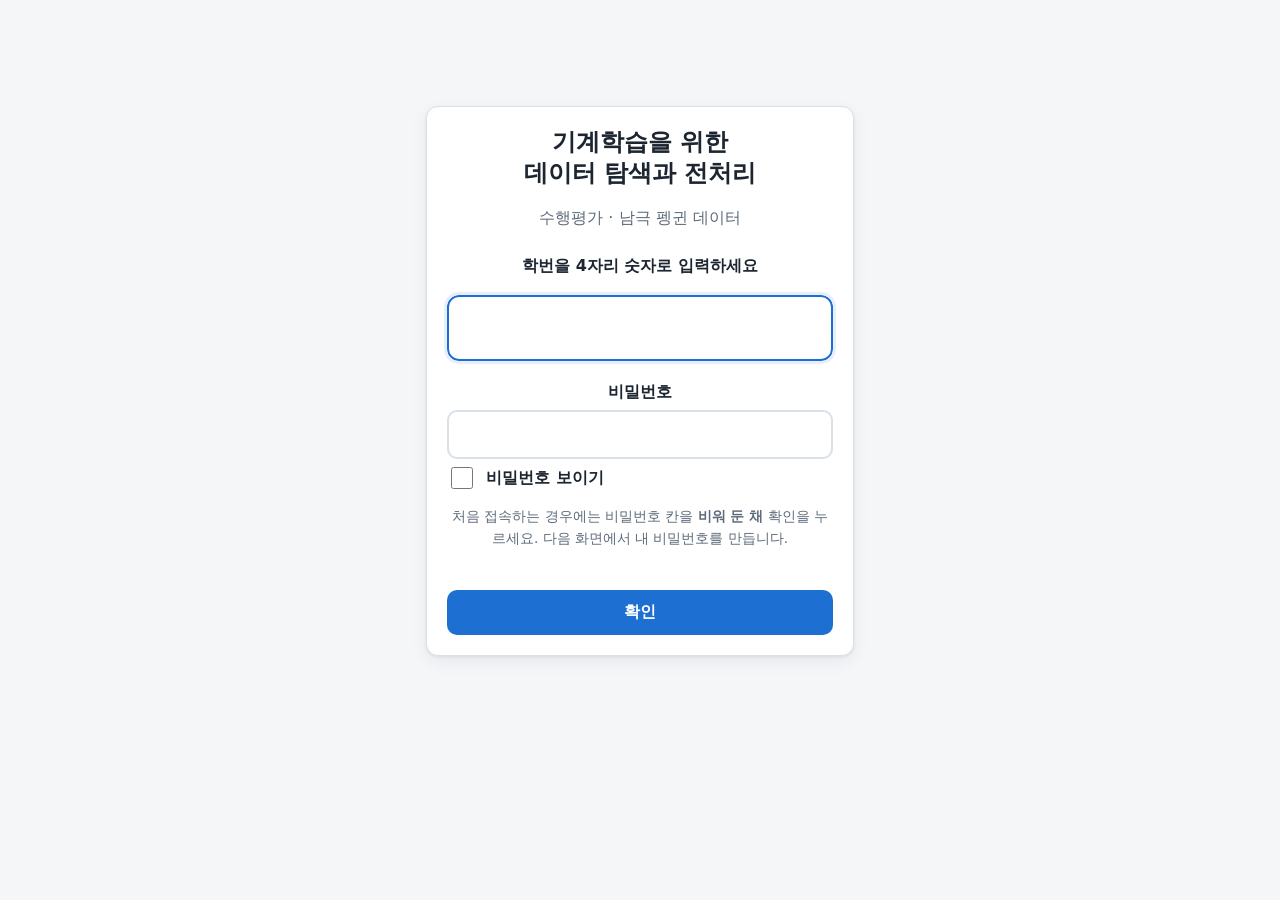
<file: index.html>
<!doctype html>
<html lang="ko">
<head>
<meta charset="utf-8">
<meta name="viewport" content="width=device-width, initial-scale=1">
<title>수행평가 · 데이터 탐색과 전처리</title>
<link rel="stylesheet" href="style.css">
</head>
<body>

<!-- 1. 학번 입력 -->
<div id="s-login" class="wrap login">
  <div class="card">
    <h1>기계학습을 위한<br>데이터 탐색과 전처리</h1>
    <p class="muted">수행평가 · 남극 펭귄 데이터</p>
    <p style="margin-top:22px;font-weight:700">학번을 4자리 숫자로 입력하세요</p>
    <input id="idin" class="idinput" inputmode="numeric" maxlength="4" autocomplete="off" aria-label="학번 4자리">
    <p style="margin:18px 0 6px;font-weight:700">비밀번호</p>
    <input id="pwin" class="pwinput" type="password" maxlength="20" autocomplete="off" autocapitalize="off" spellcheck="false" aria-label="비밀번호">
    <label class="check" style="margin-top:6px"><input type="checkbox" id="pw-show"> 비밀번호 보이기</label>
    <p class="muted" style="font-size:.85rem;margin:8px 0 0">처음 접속하는 경우에는 비밀번호 칸을 <b>비워 둔 채</b> 확인을 누르세요. 다음 화면에서 내 비밀번호를 만듭니다.</p>
    <div id="login-err" class="err"></div>
    <button id="login-btn" class="btn" style="width:100%">확인</button>
  </div>
</div>

<!-- 1-2. 비밀번호 만들기 -->
<div id="s-setpw" class="wrap login hidden">
  <div class="card">
    <h1>비밀번호 만들기</h1>
    <p class="muted" style="margin-top:4px">다른 사람이 내 시험과 성적을 볼 수 없도록 나만의 비밀번호를 만듭니다.</p>
    <div class="alert" style="margin:14px 0">
      <b>형식:</b> <code>hyein</code> + <b>내가 자주 쓰는 숫자 4자리</b> + <code>!</code> (총 10자리)
    </div>
    <input id="newpw" class="pwinput" type="text" maxlength="10" autocomplete="off" autocapitalize="off" spellcheck="false" aria-label="새 비밀번호">
    <div id="pw-rule" class="pwrule"></div>
    <div id="setpw-err" class="err"></div>
    <button id="setpw-btn" class="btn" style="width:100%" disabled>비밀번호 저장하고 계속</button>
    <p class="muted" style="font-size:.85rem;margin-top:10px">입력하는 내용이 그대로 보입니다. 주변 사람이 보지 못하게 주의하고, 잊지 않도록 기억해 두세요. 잊어버리면 선생님께 초기화를 요청해야 합니다.</p>
  </div>
</div>

<!-- 2. 유의사항 -->
<div id="s-notice" class="wrap hidden">
  <div class="card">
    <h1 id="notice-title">시작하기 전에 꼭 읽으세요</h1>
    <div class="alert">
      <b class="big">⚠ 평가 화면을 벗어나면 감점됩니다.</b>
      <ul style="margin:10px 0 0;padding-left:20px">
        <li>다른 탭·다른 창·다른 프로그램(저장된 파일, 메모장 등)으로 이동하면 <b>이탈 1회</b>로 기록됩니다.</li>
        <li>이탈 <b>1회마다 <span class="pen">5</span>점 감점</b>되며, 벗어난 <b>횟수와 시간</b>이 모두 저장됩니다.</li>
        <li>선생님 화면에 우리 반의 이탈 횟수와 시간이 <b>실시간으로 표시</b>됩니다.</li>
      </ul>
    </div>
    <h3 style="margin-top:20px">평가 방법</h3>
    <ul class="rules">
      <li>시험 시간은 <b>30분</b>입니다. <b>1번 문항 화면이 열리는 순간부터</b> 시간이 줄어들며, 창을 닫거나 화면을 벗어나도 <b>멈추지 않습니다.</b></li>
      <li>시간이 끝나면 쓰고 있던 답이 <b>자동 제출</b>되고, 풀지 못한 문항은 오답 처리됩니다. 시간 안에 다 풀었다면 마지막 문항에서 <b>최종 제출</b>을 눌러 바로 점수를 확인하고 <b>PDF로 저장</b>할 수 있습니다.</li>
      <li>문제는 <b>12문항</b>이며 <b>한 페이지에 한 문항</b>씩 나옵니다.</li>
      <li>노란 <b>네모칸</b>에 코드를 직접 입력합니다. 띄어쓰기와 작은따옴표/큰따옴표 차이는 무시하고 채점합니다.</li>
      <li><b>제출한 문항은 수정할 수 없고</b> 이전 문항으로 돌아갈 수 없습니다.</li>
      <li>점수는 평가 영역별 맞힌 개수로 계산하고, 마지막에 이탈 감점을 뺍니다. 마지막 문항을 제출하면 <b>최종 점수</b>가 바로 보입니다.</li>
      <li>결과 화면에서 <b>PDF로 저장</b>할 수 있습니다. 평가 도중에 창을 닫아도 같은 학번으로 들어오면 이어서 풀 수 있습니다. (창을 닫았다 다시 열어도 이탈로 기록될 수 있습니다)</li>
    </ul>
    <label class="check"><input type="checkbox" id="agree"> 이탈 시 감점되고, 횟수와 시간이 기록된다는 내용을 확인했습니다.</label>
    <div class="actions"><button id="start-btn" class="btn" disabled>평가 시작</button></div>
  </div>
</div>

<!-- 3. 문항 -->
<div id="s-quiz" class="hidden">
  <div class="topbar">
    <div class="warnstrip">⚠ 이 화면을 벗어나면 이탈 1회당 <span class="pen">5</span>점 감점 · 횟수와 시간이 기록됩니다</div>
    <div class="row">
      <span class="id" id="q-id"></span>
      <span class="muted" id="q-pos"></span>
      <span class="timer" id="q-timer" aria-live="off">남은 시간 30:00</span>
      <span class="leavebox" id="q-leave">이탈 0회 · 감점 0점</span>
    </div>
    <div class="progress" id="q-prog"></div>
  </div>
  <div class="wrap">
    <div class="card">
      <div class="qhead">
        <span class="qnum" id="q-num"></span>
        <span class="chip" id="q-area"></span>
        <span class="chip lv" id="q-lv"></span>
      </div>
      <div class="qbody" id="q-body"></div>
      <div class="actions">
        <span class="muted" style="margin-right:auto;font-size:.88rem">제출하면 수정할 수 없습니다</span>
        <button class="btn" id="q-submit">제출하고 다음 ▶</button>
      </div>
    </div>
  </div>
</div>

<!-- 4. 결과 -->
<div id="s-result" class="wrap hidden"></div>

<div class="report" id="report"></div>
<div id="modal-root"></div>

<script src="config.js"></script>
<script src="common.js"></script>
<script src="figures.js"></script>
<script src="questions.js"></script>
<script>
(function () {
  var $ = function (id) { return document.getElementById(id); };
  var S = { id: '', cur: 1, progress: 0, leaveCount: 0, leaveSec: 0, pen: 5, result: null };
  var quizOn = false, away = null, activeMs = 0, tickAt = null, submitting = false;

  function show(name) {
    ['s-login', 's-setpw', 's-notice', 's-quiz', 's-result'].forEach(function (s) { $(s).classList.toggle('hidden', s !== name); });
    window.scrollTo(0, 0);
  }
  function setPen(p) { S.pen = p; [].forEach.call(document.querySelectorAll('.pen'), function (e) { e.textContent = p; }); }

  /* ---------- 모달 ---------- */
  function modal(html, buttons, cls) {
    var root = $('modal-root');
    root.innerHTML = '<div class="modal-bg"><div class="modal ' + (cls || '') + '" role="dialog" aria-modal="true">' + html + '<div class="row"></div></div></div>';
    var row = root.querySelector('.row');
    buttons.forEach(function (b) {
      var el = document.createElement('button');
      el.className = 'btn ' + (b.cls || '');
      el.textContent = b.text;
      el.onclick = function () { root.innerHTML = ''; if (b.fn) b.fn(); };
      row.appendChild(el);
    });
  }

  /* ---------- 로그인 ---------- */
  var ID_RE = /^[1-3][1-9](0[1-9]|[1-3][0-9]|40)$/;
  $('idin').addEventListener('input', function () { this.value = this.value.replace(/\D/g, '').slice(0, 4); $('login-err').textContent = ''; });
  $('idin').addEventListener('keydown', function (e) { if (e.key === 'Enter') doLogin(); });
  $('login-btn').onclick = doLogin;
  $('pwin').addEventListener('keydown', function (e) { if (e.key === 'Enter') doLogin(); });
  $('pwin').addEventListener('input', function () { $('login-err').textContent = ''; });
  $('pw-show').onchange = function () { $('pwin').type = this.checked ? 'text' : 'password'; };

  // 비밀번호 만들기: hyein + 숫자 4자리 + ! (총 10자리), 입력 내용이 그대로 보임
  var PW_RE = /^hyein[0-9]{4}!$/;
  function checkNewPw() {
    var v = $('newpw').value, ok = PW_RE.test(v), msg;
    if (!v) msg = '';
    else if (ok) msg = '<span class="ok">✔ 사용할 수 있는 형식입니다</span>';
    else if (v.length < 10) msg = '<span class="bad">… 아직 ' + (10 - v.length) + '글자가 더 필요합니다 (현재 ' + v.length + '자)</span>';
    else msg = '<span class="bad">✘ hyein + 숫자 4자리 + ! 형식이 아닙니다</span>';
    $('pw-rule').innerHTML = msg;
    $('setpw-btn').disabled = !ok;
    $('setpw-err').textContent = '';
  }
  $('newpw').addEventListener('input', checkNewPw);
  $('newpw').addEventListener('keydown', function (e) { if (e.key === 'Enter' && !$('setpw-btn').disabled) $('setpw-btn').click(); });
  $('setpw-btn').onclick = function () {
    var btn = this; btn.disabled = true;
    api('setpw', { id: S.id, pw: $('newpw').value }).then(function (r) { onEntered(S.id, r); })
      .catch(function (e) { $('setpw-err').textContent = e.message; btn.disabled = !PW_RE.test($('newpw').value); });
  };

  function doLogin() {
    var id = $('idin').value.trim();
    if (!ID_RE.test(id)) { $('login-err').textContent = '학번 4자리를 정확히 입력하세요.'; return; }
    $('login-btn').disabled = true;
    api('login', { id: id, pw: $('pwin').value }).then(function (r) {
      if (r.state === 'setpw') { S.id = id; $('newpw').value = ''; checkNewPw(); show('s-setpw'); $('newpw').focus(); return; }
      onEntered(id, r);
    }).catch(function (e) { $('login-err').textContent = e.message; })
      .then(function () { $('login-btn').disabled = false; });
  }

  function onEntered(id, r) {
      window.STUDENT_TOK = r.tok || '';
      $('pwin').value = ''; $('newpw').value = '';
      S.id = id; setPen(r.penaltyPerLeave || 5);
      if (r.state === 'done') { S.result = r.result; showResult(r.result); return; }
      S.progress = r.progress; S.leaveCount = r.leaveCount; S.leaveSec = r.leaveSec; S.cur = r.progress + 1;
      $('notice-title').textContent = r.progress > 0 ? id + ' · ' + r.progress + '문항까지 제출했습니다. 이어서 진행합니다' : '시작하기 전에 꼭 읽으세요';
      $('start-btn').textContent = r.remainSec != null ? '이어서 풀기 (남은 시간 ' + fmtClock(r.remainSec) + ')' : '평가 시작 (30분 시작)';
      show('s-notice');
  }

  $('agree').onchange = function () { $('start-btn').disabled = !this.checked; };
  // 1번 문항 화면이 열리는 순간 서버에 시작을 알리고, 서버 기준으로 30분을 센다
  $('start-btn').onclick = function () {
    var btn = this;
    btn.disabled = true;
    api('begin', { id: S.id }).then(function (r) {
      if (r.done || r.expired) return api('result', { id: S.id }).then(function (x) { S.result = x.result; showResult(x.result); });
      S.deadline = Date.now() + r.remainSec * 1000;
      startQuiz();
    }).catch(function (e) {
      btn.disabled = false;
      modal('<h2>시작하지 못했습니다</h2><p>' + esc(e.message) + '<br>인터넷 연결을 확인하고 다시 눌러 주세요.</p>', [{ text: '확인' }], 'bad');
    });
  };

  /* ---------- 문항 표시 ---------- */
  function updateLeaveBox() {
    var el = $('q-leave');
    el.textContent = '이탈 ' + S.leaveCount + '회 · 감점 ' + (S.leaveCount ? '-' : '') + (S.leaveCount * S.pen) + '점';
    el.classList.toggle('hit', S.leaveCount > 0);
  }

  function autosize(t) { t.style.height = 'auto'; t.style.height = (t.scrollHeight + 2) + 'px'; }

  function renderQuestion() {
    var q = QUESTIONS[S.cur - 1];
    $('q-id').textContent = S.id;
    $('q-pos').textContent = '문항 ' + S.cur + ' / ' + QUESTIONS.length;
    $('q-num').textContent = q.n + '번';
    $('q-area').textContent = AREA_NAMES[q.area];
    $('q-lv').textContent = '난이도 ' + '★★★★'.slice(0, q.lvl);
    var prog = '';
    for (var i = 1; i <= QUESTIONS.length; i++) prog += '<i class="' + (i < S.cur ? 'done' : i === S.cur ? 'now' : '') + '"></i>';
    $('q-prog').innerHTML = prog;
    updateLeaveBox();

    var body = $('q-body');
    body.innerHTML = '';
    q.blocks.forEach(function (b) {
      var el;
      if (b.p) { el = document.createElement('p'); el.innerHTML = b.p; body.appendChild(el); }
      else if (b.fig) { el = document.createElement('div'); el.className = 'fig'; el.innerHTML = FIGURES[b.fig](); body.appendChild(el); }
      else if (b.out) { el = document.createElement('div'); el.className = 'outtext'; el.textContent = b.out; body.appendChild(el); }
      else if (b.tb) {
        el = document.createElement('textarea'); el.className = 'textbox'; el.dataset.k = b.tb; el.placeholder = b.label || '';
        el.setAttribute('autocomplete', 'off'); el.spellcheck = false; body.appendChild(el);
      } else if (b.code) {
        var blk = document.createElement('div'); blk.className = 'codeblock';
        b.code.forEach(function (line) {
          var ln = document.createElement('div'); ln.className = 'codeline';
          line.forEach(function (seg) {
            if (typeof seg === 'string') { var s = document.createElement('span'); s.className = 't'; s.textContent = seg; ln.appendChild(s); }
            else if (seg.b) {
              var w = document.createElement('div'); w.className = 'boxwrap';
              var t = document.createElement('textarea');
              t.className = 'box'; t.rows = seg.rows || 1; t.dataset.k = seg.b;
              t.setAttribute('autocomplete', 'off'); t.setAttribute('autocapitalize', 'off'); t.setAttribute('autocorrect', 'off'); t.spellcheck = false;
              t.setAttribute('aria-label', '정답 입력칸');
              t.addEventListener('keydown', function (e) { if (e.key === 'Enter') e.preventDefault(); });
              t.addEventListener('input', function () { autosize(t); });
              w.appendChild(t); ln.appendChild(w);
            }
          });
          blk.appendChild(ln);
        });
        body.appendChild(blk);
      }
    });
    [].forEach.call(body.querySelectorAll('.box'), autosize);
    var first = body.querySelector('.box, .textbox');
    if (first) first.focus({ preventScroll: true });
    window.scrollTo(0, 0);
    activeMs = 0; tickAt = null; checkAway();
    var sb = $('q-submit');
    sb.disabled = false;
    sb.textContent = S.cur === QUESTIONS.length ? '최종 제출 ✔ (점수·PDF 보기)' : '제출하고 다음 ▶';
  }

  function collect() {
    return [].map.call($('q-body').querySelectorAll('[data-k]'), function (e) { return e.value; });
  }

  $('q-submit').onclick = function () {
    if (submitting || away || S.timeup) return;
    var vals = collect();
    var empty = vals.some(function (v) { return !v.trim(); });
    var last = S.cur === QUESTIONS.length;
    modal('<h2 style="color:var(--ink)">' + (last ? '최종 제출할까요?' : S.cur + '번을 제출할까요?') + '</h2><p>' +
      (last ? '제출하면 <b>시험이 끝나고</b> 바로 점수가 표시됩니다. 그 화면에서 <b>PDF로 저장</b>할 수 있습니다.<br>' : '') +
      '제출하면 <b>수정할 수 없고</b> 이전 문항으로 돌아갈 수 없습니다.' +
      (empty ? '<br><b style="color:var(--bad)">비어 있는 칸이 있습니다.</b>' : '') + '</p>',
      [{ text: '다시 확인', cls: 'ghost' }, { text: last ? '최종 제출' : '제출', fn: function () { submitCurrent(vals); } }]);
  };

  function submitCurrent(vals) {
    submitting = true; $('q-submit').disabled = true;
    tickStop();
    var qn = S.cur;
    var payload = { id: S.id, q: qn, answer: vals.join('‖'), sec: Math.round(activeMs / 1000) };
    var tries = 0;
    (function go() {
      api('save', payload).then(function (sr) {
        if (sr && sr.expired) {           // 서버 기준 시험 시간이 이미 끝남 → 자동 제출된 결과를 불러옴
          return api('result', { id: S.id }).then(function (x) { quizOn = false; S.result = x.result; showResult(x.result); });
        }
        S.progress = qn;
        if (qn === QUESTIONS.length) {
          return api('finish', { id: S.id }).then(function (r) { quizOn = false; S.result = r.result; showResult(r.result); });
        }
        S.cur = qn + 1; renderQuestion();
      }).catch(function (e) {
        tries++;
        if (tries < 4) { setTimeout(go, 1500); return; }
        modal('<h2>제출하지 못했습니다</h2><p>' + esc(e.message) + '<br>인터넷 연결을 확인하고 다시 시도하세요.</p>', [{ text: '다시 시도', fn: function () { submitCurrent(vals); } }], 'bad');
      }).then(function () { submitting = false; if (quizOn) $('q-submit').disabled = false; });
    })();
  }

  /* ---------- 이탈 감지 ---------- */
  function tickStart() { if (tickAt == null) tickAt = Date.now(); }
  function tickStop() { if (tickAt != null) { activeMs += Date.now() - tickAt; tickAt = null; } }
  function isAway() { return document.visibilityState !== 'visible' || !document.hasFocus(); }

  function checkAway() {
    if (!quizOn) return;
    if (isAway()) {
      if (!away) {
        away = { start: Date.now() };
        tickStop();
        S.leaveCount += 1; updateLeaveBox();
        api('away', { id: S.id, start: away.start }, { keepalive: true }).catch(function () {});
      }
    } else if (away) {
      var rec = away; away = null;
      var end = Date.now();
      sendLeave(rec, end);
      tickStart();
    } else {
      tickStart();
    }
  }

  function sendLeave(rec, end, attempt) {
    attempt = attempt || 0;
    var secs = Math.max(1, Math.round((end - rec.start) / 1000));
    if (!attempt) showLeaveModal(secs);
    api('leave', { id: S.id, start: rec.start, end: end, q: S.cur }).then(function (r) {
      S.leaveCount = r.leaveCount; S.leaveSec = r.leaveSec; updateLeaveBox();
    }).catch(function () { if (attempt < 5) setTimeout(function () { sendLeave(rec, end, attempt + 1); }, 2000); });
  }

  function showLeaveModal(secs) {
    modal('<h2>⚠ 평가 화면을 벗어났습니다</h2><p>이탈 시간 <b>' + fmtSec(secs) + '</b><br>지금까지 <b>' + S.leaveCount + '회</b> · 감점 <b>-' + (S.leaveCount * S.pen) + '점</b></p>' +
      '<p class="muted" style="font-size:.9rem">벗어난 횟수와 시간은 기록되어 선생님께 보입니다.</p>',
      [{ text: '확인하고 계속 풀기' }], 'bad');
  }

  /* ---------- 시험 시간(30분) ---------- */
  function renderTimer() {
    var rem = Math.max(0, Math.ceil((S.deadline - Date.now()) / 1000));
    var el = $('q-timer');
    el.textContent = '⏱ 남은 시간 ' + fmtClock(rem);
    el.classList.toggle('warn', rem <= 300 && rem > 60);
    el.classList.toggle('crit', rem <= 60);
    if (rem <= 0 && !S.timeup && quizOn) timeUp();
  }

  // 시간 종료: 쓰고 있던 답을 저장하고, 남은 문항은 오답 처리하여 자동 제출
  function timeUp() {
    S.timeup = true;
    tickStop();
    modal('<h2>⏰ 시험 시간이 끝났습니다</h2><p>쓰고 있던 답을 제출하고 결과를 불러오는 중입니다…</p>', [], 'bad');
    var qn = S.cur, vals = collect();
    var wait = submitting ? 1800 : 0;
    setTimeout(function () {
      var needSave = qn > S.progress && vals.some(function (v) { return v.trim(); });
      var p = needSave ? api('save', { id: S.id, q: qn, answer: vals.join('‖'), sec: Math.round(activeMs / 1000) }).catch(function () {}) : Promise.resolve();
      p.then(function () { return finishRetry(0); });
    }, wait);
  }
  function finishRetry(n) {
    return api('finish', { id: S.id }).then(function (r) {
      quizOn = false; S.result = r.result; $('modal-root').innerHTML = ''; showResult(r.result);
    }).catch(function (e) {
      if (n < 5) return new Promise(function (res) { setTimeout(res, 3000); }).then(function () { return finishRetry(n + 1); });
      modal('<h2>제출 확인이 필요합니다</h2><p>' + esc(e.message) + '<br>인터넷 연결을 확인한 뒤 다시 시도하세요.</p>', [{ text: '다시 시도', fn: function () { finishRetry(0); } }], 'bad');
    });
  }

  function startQuiz() {
    quizOn = true;
    show('s-quiz');
    renderQuestion();
    renderTimer();
    S.timerId = setInterval(renderTimer, 500);
    ['visibilitychange', 'blur', 'focus', 'pageshow'].forEach(function (ev) { (ev === 'visibilitychange' ? document : window).addEventListener(ev, checkAway); });
    setInterval(checkAway, 700);
    setInterval(function () { if (quizOn && !away) api('ping', { id: S.id }).then(function (r) { if (r && r.remainSec != null && !S.timeup) { S.deadline = Date.now() + r.remainSec * 1000; } }).catch(function () {}); }, 45000);
    window.addEventListener('beforeunload', function (e) { if (quizOn) { e.preventDefault(); e.returnValue = ''; } });
    // 붙여넣기 방지는 하지 않음(교사 재량). 우클릭 메뉴만 막아 실수 방지
  }

  /* ---------- 결과 ---------- */
  function showResult(r) {
    quizOn = false;
    if (S.timerId) { clearInterval(S.timerId); S.timerId = null; }
    $('modal-root').innerHTML = '';
    var pen = r.penaltyPerLeave || S.pen;
    var h = '<div class="card">' +
      (r.timeup ? '<div class="timeup-banner">⏰ 시험 시간(30분)이 끝나 자동 제출되었습니다. 풀지 못한 문항은 오답 처리되었습니다.</div>' : '') +
      '<div style="display:flex;align-items:center;gap:12px;flex-wrap:wrap"><div class="muted">' + idLabel(r.id) + ' · 제출 ' + esc(r.end) + '</div>' +
      '<button class="btn" id="pdf-top" style="margin-left:auto">📄 PDF로 저장</button></div>' +
      '<div class="score"><div class="num">' + r.final + '<small> / 100점</small></div>' +
      '<div class="muted" style="margin-top:8px">영역별 점수 합계 ' + r.raw + '점' + (r.bonus ? ' + 교사 부분 점수 ' + r.bonus + '점' : '') + (r.penalty ? ' − 이탈 감점 ' + r.penalty + '점' : '') + '</div></div>' +
      '<table class="areas"><tr><th>평가 영역</th><th>문항별 결과</th><th class="r">맞힌 개수</th><th class="r">점수</th></tr>';
    r.areas.forEach(function (a) {
      var marks = a.qs.map(function (q) {
        var p = r.perQ[q - 1];
        return q + '번 <span class="mark ' + (p.ok ? 'o' : 'x') + '">' + (p.ok ? '○' : '×') + '</span>';
      }).join(' &nbsp; ');
      h += '<tr><td>' + esc(a.name) + '</td><td>' + marks + '</td><td class="r">' + a.correct + ' / ' + a.total + '</td><td class="r"><b>' + a.score + '</b> / ' + a.max + '</td></tr>';
    });
    h += '</table><div class="kv">' +
      '<div><b>' + r.leaveCount + '회</b><span>페이지 이탈 (회당 -' + pen + '점)</span></div>' +
      '<div><b>' + fmtSec(r.leaveSec) + '</b><span>이탈한 시간</span></div>' +
      '<div><b>' + fmtSec(r.activeSec) + '</b><span>문항 풀이 시간</span></div>' +
      (r.usedSec != null ? '<div><b>' + fmtSec(r.usedSec) + '</b><span>총 시험 시간 (제한 ' + Math.round((r.examSec || 1800) / 60) + '분)</span></div>' : '') + '</div>' +
      '<h3>내가 제출한 답안</h3>';
    r.perQ.forEach(function (p) { h += '<div class="ansrow"><b>' + p.q + '번</b> <span class="mark ' + (p.ok ? 'o' : 'x') + '">' + (p.ok ? '○' : '×') + '</span> <span class="muted">' + fmtSec(p.sec) + '</span><code>' + esc(fmtAns(p.answer)) + '</code></div>'; });
    h += '<div class="actions"><button class="btn" id="pdf-btn">PDF로 저장</button></div>' +
      '<p class="muted" style="font-size:.85rem;text-align:right">인쇄 창에서 <b>대상(프린터)을 “PDF로 저장”</b>으로 선택하세요.</p></div>';
    $('s-result').innerHTML = h;
    $('pdf-btn').onclick = $('pdf-top').onclick = function () { printReport(r); };
    show('s-result');
  }

  function fmtAns(a) { return String(a).split('‖').map(function (x, i, arr) { return arr.length > 1 ? (i === 0 ? '(가) ' : '(나) ') + x : x; }).join('\n'); }

  /* PDF용: 문제 + 코드(내 답을 네모칸에 채워 표시) + 그림 + 정오 */
  function printQuestion(p) {
    var q = QUESTIONS[p.q - 1];
    var parts = String(p.answer).split('‖');
    var keyIdx = { a: 0, b: 1 };
    var noAns = !String(p.answer).replace(/‖/g, '').trim();
    var h = '<div class="pq pb"><div class="pqh"><b>' + p.q + '번</b> <span class="pqm">' + (p.ok ? '○ 정답' : '× 오답') + (p.partial ? ' (부분 점수 +' + p.partial + ')' : '') +
      '</span> <span class="pqt">풀이 시간 ' + fmtSec(p.sec) + '</span></div>';
    q.blocks.forEach(function (b) {
      if (b.p) h += '<p class="pqp">' + b.p + '</p>';
      else if (b.fig) h += '<div class="pqfig">' + FIGURES[b.fig]() + '</div>';
      else if (b.out) h += '<pre class="pqout">' + esc(b.out) + '</pre>';
      else if (b.code) {
        h += '<pre class="pqcode">' + b.code.map(function (line) {
          return line.map(function (c) {
            if (typeof c === 'string') return esc(c);
            if (c.b) { var v = parts[keyIdx[c.b] || 0]; return '<u class="pqans">' + (v && v.trim() ? esc(v) : '(미작성)') + '</u>'; }
            return '';
          }).join('');
        }).join('\n') + '</pre>';
      } else if (b.tb) {
        var t = parts[keyIdx[b.tb] || 0];
        h += '<div class="pqtb">' + (t && t.trim() ? esc(t) : '(미작성)') + '</div>';
      }
    });
    if (noAns) h += '<div class="muted">(제출한 답이 없습니다)</div>';
    return h + '</div>';
  }

  function printReport(r) {
    var h = '<h1>기계학습을 위한 데이터 탐색과 전처리 수행평가 – 결과</h1>' +
      '<p>학번 <b>' + esc(r.id) + '</b> &nbsp;·&nbsp; 시작 ' + esc(r.start) + ' &nbsp;·&nbsp; 제출 ' + esc(r.end) + '</p>' +
      '<p class="rscore">최종 점수 ' + r.final + ' / 100점</p>' +
      '<p>영역별 점수 합계 ' + r.raw + '점' + (r.bonus ? ' + 교사 부분 점수 ' + r.bonus + '점' : '') + ' − 이탈 감점 ' + r.penalty + '점 (이탈 ' + r.leaveCount + '회, 총 ' + fmtSec(r.leaveSec) + ', 회당 -' + (r.penaltyPerLeave || 5) + '점)</p>' +
      (r.usedSec != null ? '<p>시험 시간 ' + fmtSec(r.usedSec) + ' / ' + Math.round((r.examSec || 1800) / 60) + '분' + (r.timeup ? ' (시간 종료로 자동 제출)' : '') + '</p>' : '') +
      '<table class="pb"><tr><th>평가 영역</th><th>맞힌 개수</th><th>점수</th></tr>' +
      r.areas.map(function (a) { return '<tr><td>' + esc(a.name) + '</td><td>' + a.correct + ' / ' + a.total + '</td><td>' + a.score + ' / ' + a.max + '</td></tr>'; }).join('') + '</table>' +
      '<h2 style="font-size:13pt;margin:14pt 0 4pt">문항별 문제와 내가 쓴 답</h2>' +
      r.perQ.map(function (p) { return printQuestion(p); }).join('');
    $('report').innerHTML = h;
    var old = document.title;
    document.title = '수행평가_' + r.id;
    window.print();
    setTimeout(function () { document.title = old; }, 500);
  }

  $('idin').focus();
})();
</script>
</body>
</html>
</file>
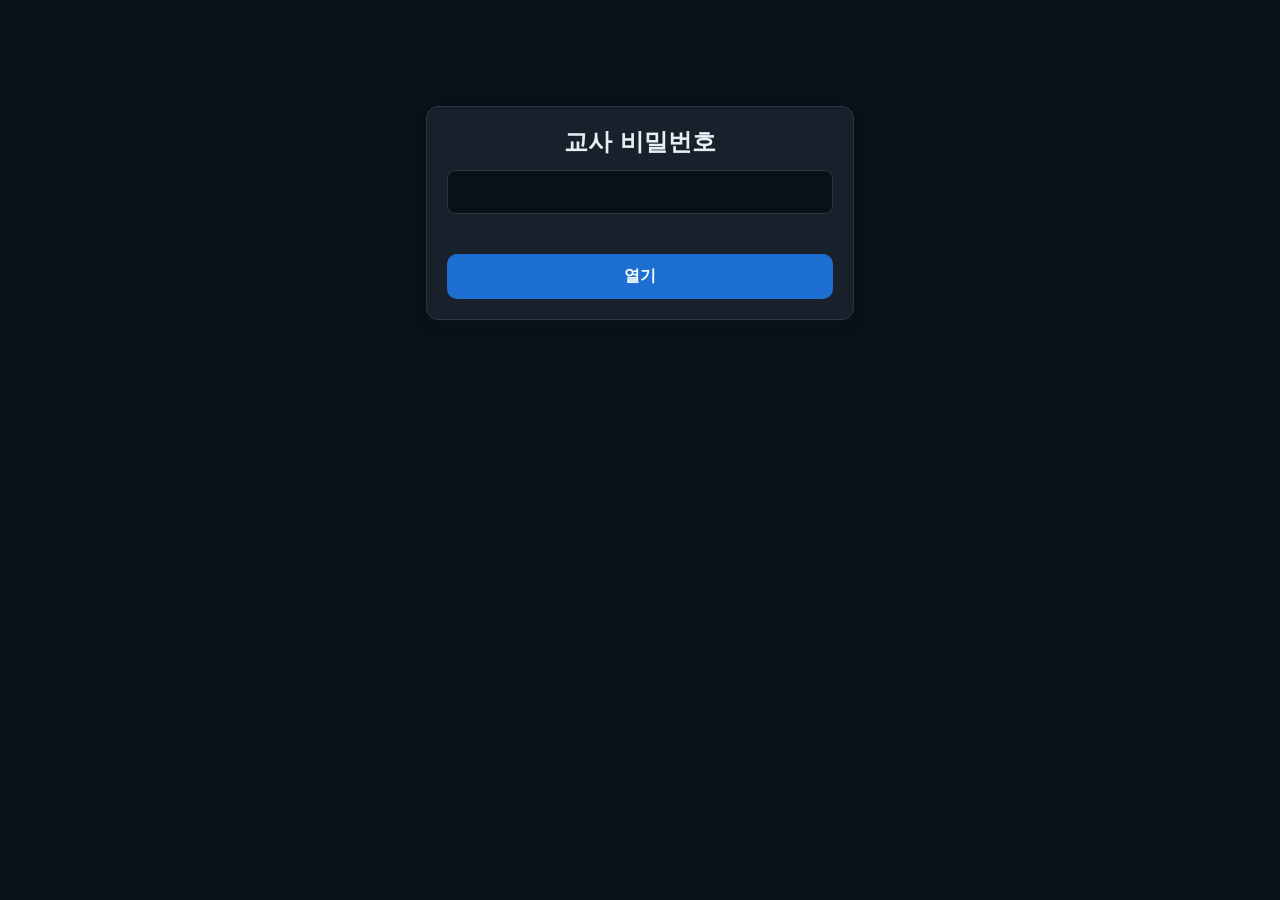
<file: monitor.html>
<!doctype html>
<html lang="ko">
<head>
<meta charset="utf-8">
<meta name="viewport" content="width=device-width, initial-scale=1">
<title>이탈 현황 모니터</title>
<link rel="stylesheet" href="style.css">
</head>
<body class="monitor">

<div id="gate" class="wrap login hidden">
  <div class="card" style="background:#18212b;border-color:#2b3745">
    <h2>교사 비밀번호</h2>
    <input id="pw" type="password" class="tinput" style="width:100%;padding:12px;background:#0b1118;color:#e8eef5;border-color:#2b3745" autocomplete="current-password">
    <div id="pw-err" class="err"></div>
    <button id="pw-btn" class="btn" style="width:100%">열기</button>
  </div>
</div>

<div id="mon" class="hidden">
  <div class="mon-top">
    <h1 id="mon-title">페이지 이탈 현황</h1>
    <select id="mon-class" aria-label="반 선택"></select>
  </div>
  <div class="mon-grid" id="mon-grid"></div>
</div>

<script src="config.js"></script>
<script src="common.js"></script>
<script>
(function () {
  var $ = function (id) { return document.getElementById(id); };
  var PW = '', LAST = null, skew = 0, lastHtml = '';
  var params = new URLSearchParams(location.search);
  var CLS = params.get('class') || '';

  function start(pw) {
    return api('t_monitor', { pw: pw }).then(function (r) {
      PW = pw; try { sessionStorage.setItem('tpw', pw); } catch (e) {}
      $('gate').classList.add('hidden'); $('mon').classList.remove('hidden');
      apply(r);
      setInterval(poll, 4000);
      setInterval(draw, 1000);
    });
  }
  function poll() { api('t_monitor', { pw: PW }).then(apply).catch(function () {}); }
  function apply(r) { LAST = r.rows; skew = r.now - Date.now(); fillSelect(); draw(); }

  function fillSelect() {
    var set = {};
    LAST.forEach(function (s) { set[classOf(s.id)] = 1; });
    var keys = Object.keys(set).sort();
    if (!CLS && keys.length) CLS = keys[0];
    var sel = $('mon-class');
    sel.innerHTML = keys.map(function (k) { return '<option value="' + k + '">' + classLabel(k) + '</option>'; }).join('');
    if (keys.indexOf(CLS) < 0 && CLS) sel.innerHTML += '<option value="' + CLS + '">' + classLabel(CLS) + '</option>';
    sel.value = CLS;
  }
  $('mon-class').onchange = function () { CLS = this.value; draw(); };

  function draw() {
    if (!LAST || !CLS) return;
    $('mon-title').textContent = classLabel(CLS) + ' 페이지 이탈 현황';
    document.title = classLabel(CLS) + ' 이탈 현황';
    var now = Date.now() + skew;
    var rows = LAST.filter(function (s) { return classOf(s.id) === CLS; }).sort(function (a, b) { return a.id < b.id ? -1 : 1; });
    if (!rows.length) { $('mon-grid').innerHTML = '<div class="mon-empty">아직 입장한 학생이 없습니다.</div>'; lastHtml = ''; return; }
    var html = rows.map(function (s) {
      var live = s.away != null ? Math.max(0, Math.round((now - s.away) / 1000)) : 0;
      var total = s.sec + live;
      var lv = s.count >= 3 ? 'l2' : s.count >= 1 ? 'l1' : '';
      var rem = s.dl != null ? Math.max(0, Math.round((s.dl - now) / 1000)) : null;
      var remTxt = s.timeup ? '' : rem == null ? '' : (rem > 0 ? '⏱ 남은 시험 시간 ' + fmtClock(rem) : '⏱ 시험 시간 종료');
      return '<div class="mon-card ' + lv + (s.away != null ? ' away' : '') + (s.done ? ' fin' : '') + '">' +
        '<div class="sid">' + s.id + '</div>' +
        '<div class="cnt">' + s.count + '<small>회</small>' +
        (s.count > 0 ? '<button class="minus" data-id="' + s.id + '" title="이탈 1회 줄이기 (최근 이탈 취소)" aria-label="' + s.id + ' 이탈 1회 줄이기">−</button>' : '') + '</div>' +
        '<div class="tm">' + fmtClock(total) + '</div>' +
        (s.away != null ? '<span class="tag">⚠ 지금 이탈 중</span>' : '') +
        (s.done ? '<div class="donetag">✔ 제출 완료' + (s.timeup ? ' (시간종료)' : '') + '</div>' : '') +
        (remTxt ? '<div class="remtag">' + remTxt + '</div>' : '') + '</div>';
    }).join('');
    if (html !== lastHtml) { $('mon-grid').innerHTML = html; lastHtml = html; }   // 달라질 때만 다시 그려 버튼 클릭이 끊기지 않게 함
  }

  // － 버튼: 해당 학생의 가장 최근 이탈 1회를 취소
  $('mon-grid').addEventListener('click', function (e) {
    var b = e.target.closest ? e.target.closest('.minus') : null;
    if (!b || b.disabled) return;
    b.disabled = true;
    var id = b.dataset.id;
    api('t_leave_minus', { pw: PW, id: id }).then(function (r) {
      LAST.forEach(function (s) { if (s.id === id) { s.count = r.leaveCount; s.sec = r.leaveSec; } });
      draw();
    }).catch(function (err) { alert(err.message); b.disabled = false; });
  });

  $('pw-btn').onclick = function () { start($('pw').value).catch(function (e) { $('pw-err').textContent = e.message; }); };
  $('pw').addEventListener('keydown', function (e) { if (e.key === 'Enter') $('pw-btn').click(); });

  var saved = '';
  try { saved = sessionStorage.getItem('tpw') || ''; } catch (e) {}
  if (saved) start(saved).catch(function () { $('gate').classList.remove('hidden'); });
  else $('gate').classList.remove('hidden');
})();
</script>
</body>
</html>
</file>
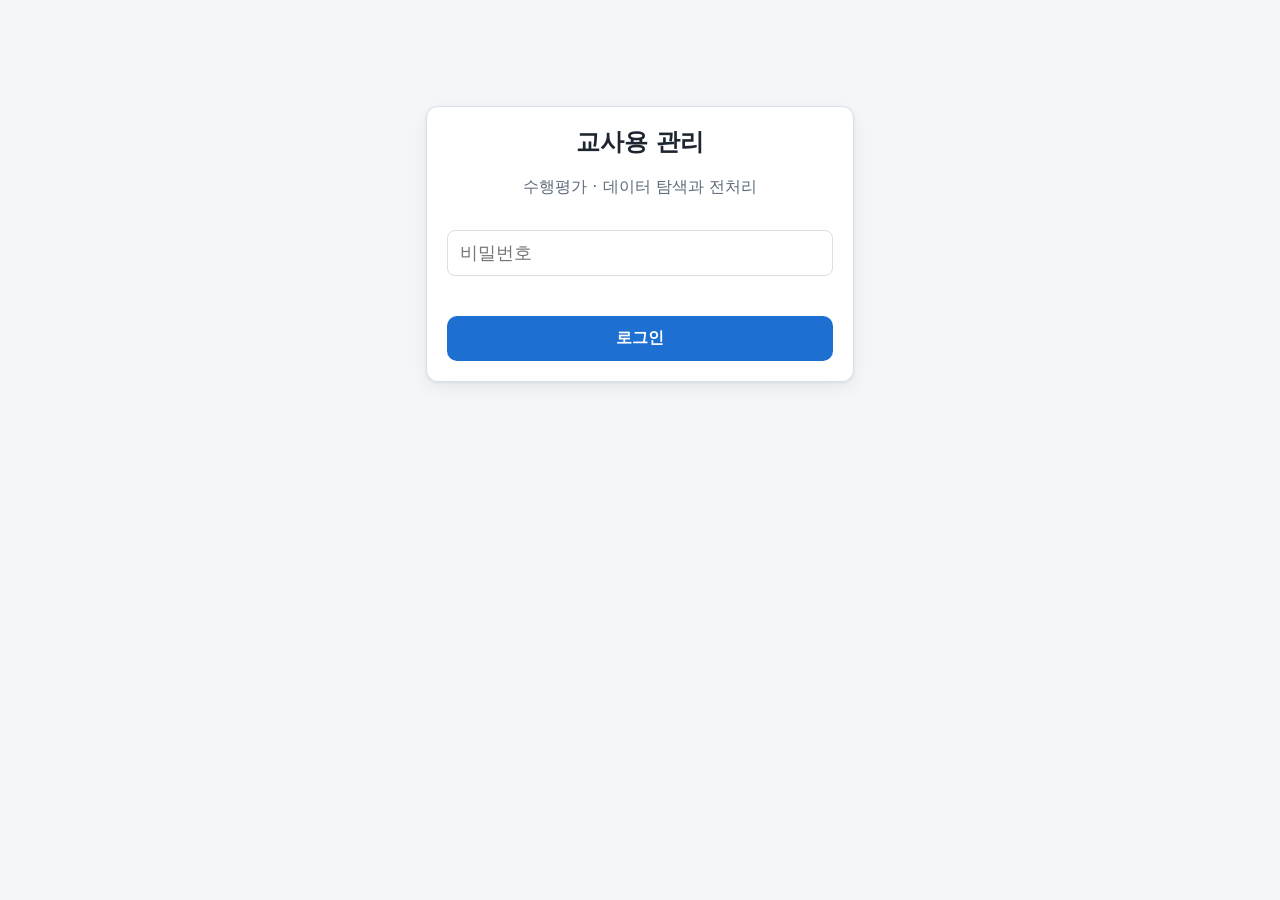
<file: teacher.html>
<!doctype html>
<html lang="ko">
<head>
<meta charset="utf-8">
<meta name="viewport" content="width=device-width, initial-scale=1">
<title>교사용 관리 · 수행평가</title>
<link rel="stylesheet" href="style.css">
</head>
<body>

<div id="t-login" class="wrap login">
  <div class="card">
    <h1>교사용 관리</h1>
    <p class="muted">수행평가 · 데이터 탐색과 전처리</p>
    <input id="pw" type="password" class="tinput" style="width:100%;font-size:1.1rem;padding:12px;margin-top:14px" placeholder="비밀번호" autocomplete="current-password">
    <div id="pw-err" class="err"></div>
    <button id="pw-btn" class="btn" style="width:100%">로그인</button>
  </div>
</div>

<div id="t-main" class="wrap hidden" style="max-width:1200px">
  <div style="display:flex;align-items:center;gap:12px;flex-wrap:wrap">
    <h1 style="margin:0;font-size:1.4rem">수행평가 관리</h1>
    <span class="muted" id="t-updated"></span>
    <button class="btn small ghost" id="t-refresh" style="margin-left:auto">새로고침</button>
    <button class="btn small ghost" id="t-logout">로그아웃</button>
  </div>

  <div class="toolbar">
    <label>반 선택
      <select id="t-class"></select>
    </label>
    <button class="btn small" id="t-monitor">🖥 이탈 모니터 화면 열기</button>
    <button class="btn small ghost" id="t-csv">CSV 내려받기</button>
    <button class="btn small" id="t-extend">⏱ 시험 시간 조정 (전체)</button>
    <span class="muted" id="t-summary"></span>
  </div>

  <div class="tabs">
    <button class="tab on" data-tab="scores">점수·현황</button>
    <button class="tab" data-tab="analysis">문항 분석 (어려움 파악)</button>
  </div>

  <div id="tab-scores">
    <div class="scroll"><table class="tbl" id="tbl-scores"></table></div>
    <p class="muted" style="font-size:.85rem">행을 누르면 학생별 답안·소요 시간·이탈 기록을 보고 정오를 수정할 수 있습니다. 10초마다 자동 갱신됩니다.</p>
  </div>

  <div id="tab-analysis" class="hidden"></div>
</div>

<div id="drawer-root"></div>

<script src="config.js"></script>
<script src="common.js"></script>
<script src="questions.js"></script>
<script>
(function () {
  var $ = function (id) { return document.getElementById(id); };
  var PW = '', DATA = null, TAB = 'scores', SORT = { k: 'id', dir: 1 }, timer = null, openId = null;
  // 이 파일은 공개되므로 코드(함수 이름)가 아닌 주제만 적습니다. 문항별 모범 답안은 로그인 후 서버에서 받아옵니다.
  var QSHORT = ['라이브러리 불러오기', '파일 읽어 데이터 프레임 만들기', '처음 5행 출력', '속성 정보 확인', '통계 요약',
    '종별 개수 막대그래프', 'NaN 행 삭제', '고유값 확인과 이상치 판단 이유', '정규화 적용', '종별 색 구분 산점도',
    '회귀선 산점도', '상관계수 히트맵'];

  /* ---------- 로그인 ---------- */
  function login(pw) {
    return api('t_check', { pw: pw }).then(function () {
      PW = pw; try { sessionStorage.setItem('tpw', pw); } catch (e) {}
      $('t-login').classList.add('hidden'); $('t-main').classList.remove('hidden');
      load(); timer = setInterval(function () { if (!openId) load(true); }, 10000);
    });
  }
  $('pw-btn').onclick = function () { login($('pw').value).catch(function (e) { $('pw-err').textContent = e.message; }); };
  $('pw').addEventListener('keydown', function (e) { if (e.key === 'Enter') $('pw-btn').click(); });
  $('t-logout').onclick = function () { try { sessionStorage.removeItem('tpw'); } catch (e) {} location.reload(); };
  try { var saved = sessionStorage.getItem('tpw'); if (saved) login(saved).catch(function () {}); } catch (e) {}

  /* ---------- 데이터 ---------- */
  function load(silent) {
    return api('t_list', { pw: PW }).then(function (r) {
      DATA = r; DATA.skew = r.now - Date.now();
      // 시험 시간(30분)이 끝났는데 제출하지 못한 학생이 있으면 자동 제출 처리 후 다시 불러옴
      var expired = r.students.some(function (s) { return s.status !== '제출' && s.quizStart != null && r.now > s.quizStart + ((s.examSec || r.examSec) + 15) * 1000; });
      if (expired && !load.busy) {
        load.busy = true;
        return api('t_finalize', { pw: PW }).catch(function () {}).then(function () { load.busy = false; return load(true); });
      }
      refreshClassSelect();
      $('t-updated').textContent = '마지막 갱신 ' + new Date().toLocaleTimeString('ko-KR');
      render();
    }).catch(function (e) { if (!silent) alert(e.message); });
  }
  $('t-refresh').onclick = function () { load(); };

  function refreshClassSelect() {
    var sel = $('t-class'), cur = sel.value || 'all';
    var cls = {};
    DATA.students.forEach(function (s) { cls[classOf(s.id)] = 1; });
    var keys = Object.keys(cls).sort();
    sel.innerHTML = '<option value="all">전체</option>' + keys.map(function (k) { return '<option value="' + k + '">' + classLabel(k) + '</option>'; }).join('');
    sel.value = keys.indexOf(cur) >= 0 || cur === 'all' ? cur : 'all';
  }
  $('t-class').onchange = render;

  function rows() {
    var c = $('t-class').value;
    return DATA.students.filter(function (s) { return c === 'all' || classOf(s.id) === c; });
  }

  document.querySelectorAll('.tab').forEach(function (b) {
    b.onclick = function () {
      TAB = b.dataset.tab;
      document.querySelectorAll('.tab').forEach(function (x) { x.classList.toggle('on', x === b); });
      render();
    };
  });

  function render() {
    if (!DATA) return;
    var rs = rows();
    var done = rs.filter(function (s) { return s.status === '제출'; });
    $('t-summary').textContent = '학생 ' + rs.length + '명 · 제출 ' + done.length + '명 · 진행 중 ' + (rs.length - done.length) + '명';
    $('tab-scores').classList.toggle('hidden', TAB !== 'scores');
    $('tab-analysis').classList.toggle('hidden', TAB !== 'analysis');
    if (TAB === 'scores') renderScores(rs); else renderAnalysis(rs);
  }

  /* ---------- 점수·현황 ---------- */
  var COLS = [
    ['id', '학번'], ['status', '상태'], ['progress', '진행'], ['a0', '문제정의·수집<br>(20)'], ['a1', '탐색적 분석<br>(25)'], ['a2', '전처리<br>(30)'],
    ['a3', '핵심 속성<br>(25)'], ['raw', '감점 전'], ['penalty', '감점'], ['final', '최종 점수'], ['leaveCount', '이탈 횟수'], ['leaveSec', '이탈 시간'], ['sec', '풀이 시간'], ['used', '시험 시간<br>(30분)']
  ];
  function val(s, k) {
    if (k[0] === 'a' && k.length === 2) return s.areas[Number(k[1])];
    if (k === 'sec') return s.sec.reduce(function (a, b) { return a + b; }, 0);
    return s[k];
  }
  // 제출한 학생을 포함해, 지금 시각 기준 남은 시험 시간(초). 시작 전이면 null
  function liveRemain(s) {
    if (s.quizStart == null) return null;
    return Math.max(0, Math.round((s.quizStart + (s.examSec || DATA.examSec) * 1000 - (Date.now() + DATA.skew)) / 1000));
  }
  // 진행 중인 학생의 남은 시험 시간(초). 시작 전이면 null
  function remain(s) {
    if (s.status === '제출' || s.quizStart == null) return null;
    return Math.max(0, Math.round((s.quizStart + (s.examSec || DATA.examSec) * 1000 - (Date.now() + DATA.skew)) / 1000));
  }
  function renderScores(rs) {
    rs = rs.slice().sort(function (a, b) {
      var x = val(a, SORT.k), y = val(b, SORT.k);
      if (x == null) x = -1; if (y == null) y = -1;
      return (x < y ? -1 : x > y ? 1 : 0) * SORT.dir;
    });
    var h = '<tr>' + COLS.map(function (c) { return '<th data-k="' + c[0] + '">' + c[1] + (SORT.k === c[0] ? (SORT.dir > 0 ? ' ▲' : ' ▼') : '') + '</th>'; }).join('') + '</tr>';
    rs.forEach(function (s) {
      var fin = s.status === '제출';
      var awayNow = s.away != null;
      h += '<tr class="clickable" data-id="' + s.id + '"><td>' + s.id + (s.demo ? ' <span class="muted" style="font-size:.7rem">예시</span>' : '') + '</td>' +
        '<td>' + (fin ? '<span class="pill done">제출 완료</span>' + (s.timeup ? ' <span class="pill hot">시간종료</span>' : (liveRemain(s) != null ? ' <span class="muted" style="font-size:.78rem">⏱ ' + (liveRemain(s) > 0 ? fmtClock(liveRemain(s)) + ' 남음' : '시험 종료') + '</span>' : '')) : awayNow ? '<span class="pill hot">이탈 중</span>' : '<span class="pill run">진행 중</span>') + '</td>' +
        '<td>' + s.progress + ' / 12' + (remain(s) != null ? ' <span class="muted" style="font-size:.78rem">· ' + fmtClock(remain(s)) + ' 남음</span>' : '') + '</td>' +
        [0, 1, 2, 3].map(function (i) { return '<td>' + (fin ? s.areas[i] : '–') + '</td>'; }).join('') +
        '<td>' + (fin ? s.raw : '–') + '</td><td>' + (s.penalty ? '−' + s.penalty : (fin ? '0' : '–')) + '</td>' +
        '<td><b>' + (fin ? s.final : '–') + '</b></td>' +
        '<td>' + (s.leaveCount ? '<span class="pill hot">' + s.leaveCount + '회</span>' : '0회') + '</td>' +
        '<td>' + fmtSec(s.leaveSec) + '</td><td>' + fmtSec(val(s, 'sec')) + '</td><td>' + (s.used != null ? fmtSec(s.used) : '–') + '</td></tr>';
    });
    if (!rs.length) h += '<tr><td colspan="' + COLS.length + '" style="text-align:center;padding:30px" class="muted">아직 입장한 학생이 없습니다.</td></tr>';
    var t = $('tbl-scores');
    t.innerHTML = h;
    t.querySelectorAll('th').forEach(function (th) {
      th.onclick = function () { var k = th.dataset.k; SORT = { k: k, dir: SORT.k === k ? -SORT.dir : 1 }; render(); };
    });
    t.querySelectorAll('tr.clickable').forEach(function (tr) { tr.onclick = function () { openDetail(tr.dataset.id); }; });
  }

  /* ---------- 문항 분석 ---------- */
  function renderAnalysis(rs) {
    var st = [];
    for (var q = 0; q < 12; q++) {
      var n = 0, ok = 0, tm = 0;
      rs.forEach(function (s) { if (s.progress > q) { n++; if (s.ok[q] === 'O') ok++; tm += s.sec[q]; } });
      st.push({ q: q, n: n, rate: n ? ok / n : null, avg: n ? tm / n : 0 });
    }
    var valid = st.filter(function (x) { return x.n > 0; });
    var maxT = Math.max.apply(null, valid.map(function (x) { return x.avg; }).concat([1]));
    valid.forEach(function (x) { x.hard = (1 - x.rate) * 0.7 + (x.avg / maxT) * 0.3; });
    var rank = valid.slice().sort(function (a, b) { return b.hard - a.hard; }).slice(0, 3);
    var h = '';
    if (!valid.length) { $('tab-analysis').innerHTML = '<p class="muted">제출된 답안이 아직 없습니다.</p>'; return; }
    h += '<div class="insight"><b>가장 어려움이 컸던 문항 (정답률이 낮고 오래 걸린 순)</b><ol style="margin:8px 0 0;padding-left:20px">' +
      rank.map(function (x) { return '<li><b>' + (x.q + 1) + '번</b> ' + QSHORT[x.q] + ' — 정답률 ' + Math.round(x.rate * 100) + '%, 평균 ' + fmtSec(x.avg) + ' <span class="muted">(' + AREA_NAMES[QUESTIONS[x.q].area] + ')</span></li>'; }).join('') + '</ol></div>';

    h += '<h3>영역별 요약</h3><div class="scroll"><table class="tbl"><tr><th>평가 영역</th><th>평균 정답률</th><th>정답률</th><th>평균 풀이 시간(문항당)</th></tr>';
    AREA_NAMES.forEach(function (nm, a) {
      var xs = valid.filter(function (x) { return QUESTIONS[x.q].area === a; });
      if (!xs.length) return;
      var rate = xs.reduce(function (s, x) { return s + x.rate; }, 0) / xs.length;
      var avg = xs.reduce(function (s, x) { return s + x.avg; }, 0) / xs.length;
      h += '<tr><td>' + nm + '</td><td>' + Math.round(rate * 100) + '%</td><td>' + bar(rate) + '</td><td>' + fmtSec(avg) + '</td></tr>';
    });
    h += '</table></div><h3 style="margin-top:20px">문항별 정답률과 평균 풀이 시간</h3><div class="scroll"><div style="min-width:560px;background:var(--card)">';
    st.forEach(function (x) {
      if (!x.n) { h += '<div class="qcard"><b>' + (x.q + 1) + '번</b><span class="muted">응답 없음</span><span></span><span></span></div>'; return; }
      h += '<div class="qcard"><div><b>' + (x.q + 1) + '번</b><br><span class="muted" style="font-size:.78rem">' + QSHORT[x.q] + '</span></div>' + bar(x.rate) +
        '<b style="text-align:right">' + Math.round(x.rate * 100) + '%</b><span class="muted" style="text-align:right">' + fmtSec(x.avg) + '</span></div>';
    });
    h += '</div></div><p class="muted" style="font-size:.85rem">어려움 지수 = 오답 비율 70% + 평균 풀이 시간 30% (이탈 시간은 제외). 풀이 시간은 화면을 보고 있던 시간만 측정합니다.</p>';
    $('tab-analysis').innerHTML = h;
  }
  function bar(rate) {
    var c = rate >= .75 ? 'good' : rate >= .5 ? 'mid' : 'bad';
    return '<div class="bar ' + c + '"><i style="width:' + Math.round(rate * 100) + '%"></i></div>';
  }

  /* ---------- 학생 상세 ---------- */
  function openDetail(id) {
    openId = id;
    api('t_detail', { pw: PW, id: id }).then(function (r) { drawDetail(r.detail); })
      .catch(function (e) { alert(e.message); openId = null; });
  }
  function closeDetail() { openId = null; $('drawer-root').innerHTML = ''; load(true); }

  function drawDetail(d) {
    var fin = d.status === '제출';
    var h = '<div class="drawer-bg" id="dbg"><div class="drawer">' +
      '<div style="display:flex;align-items:center;gap:10px"><h2 style="margin:0">' + idLabel(d.id) + '</h2><button class="btn small ghost" id="dclose" style="margin-left:auto">닫기 ✕</button></div>' +
      (fin ? '<div class="score" style="text-align:left"><div class="num">' + d.final + '<small> / 100점</small></div><div class="muted">영역 합계 ' + d.raw + (d.bonus ? ' + 부분 점수 ' + d.bonus : '') + ' − 감점 ' + d.penalty + '</div></div>' :
        '<p><span class="pill run">진행 중</span> ' + d.progress + '문항 제출</p>') +
      '<table class="areas"><tr><th>영역</th><th class="r">맞힌 개수</th><th class="r">점수</th></tr>' +
      d.areas.map(function (a) { return '<tr><td>' + esc(a.name) + '</td><td class="r">' + a.correct + '/' + a.total + '</td><td class="r">' + (fin ? a.score : '–') + '</td></tr>'; }).join('') + '</table>' +
      '<div class="kv"><div><b>' + d.leaveCount + '회</b><span>이탈</span></div><div><b>' + fmtSec(d.leaveSec) + '</b><span>이탈 시간</span></div><div><b>' + fmtSec(d.activeSec) + '</b><span>풀이 시간</span></div></div>';

    var slow = d.perQ.filter(function (p) { return p.q <= d.progress; }).slice().sort(function (a, b) { return b.sec - a.sec; })[0];
    var wrong = d.perQ.filter(function (p) { return p.q <= d.progress && !p.ok; }).map(function (p) { return p.q + '번'; });
    h += '<div class="insight" style="margin:6px 0 14px"><b>어려움 분석</b><br>오답: ' + (wrong.length ? wrong.join(', ') : '없음') +
      (slow ? '<br>가장 오래 걸린 문항: <b>' + slow.q + '번</b> (' + fmtSec(slow.sec) + ')' : '') + '</div>';

    h += '<h3>문항별 답안 (정오 수정 가능)</h3>';
    d.perQ.forEach(function (p) {
      if (p.q > d.progress) { h += '<div class="ansrow muted"><b>' + p.q + '번</b> 미제출</div>'; return; }
      var parts = String(p.answer).split('‖');
      h += '<div class="ansrow"><b>' + p.q + '번</b> <span class="mark ' + (p.ok ? 'o' : 'x') + '">' + (p.ok ? '○' : '×') + '</span> ' +
        (d.manual[p.q] ? '<span class="pill run">수동수정</span> ' : '') + '<span class="muted">' + fmtSec(p.sec) + '</span> ' +
        '<button class="btn small ghost ov" data-q="' + p.q + '" data-ok="' + (p.ok ? 0 : 1) + '" style="float:right">' + (p.ok ? '오답으로 수정' : '정답으로 수정') + '</button>' +
        '<code>' + parts.map(function (x, i) { return (parts.length > 1 ? (i ? '(나) ' : '(가) ') : '') + esc(x); }).join('\n') + '</code>' +
        '<div class="muted" style="font-size:.78rem;margin-top:2px">모범 답안: ' + esc(String(d.key[p.q]).split('‖').join('  /  ')) + '</div>' +
        '<div style="margin-top:6px;display:flex;gap:6px;align-items:center;flex-wrap:wrap"><label style="font-size:.85rem"><b>부분 점수</b> +</label>' +
        '<input type="number" class="pin" data-q="' + p.q + '" min="0" max="10" step="0.5" value="' + (p.partial || 0) + '" style="width:70px;padding:4px 6px"> 점 ' +
        '<button class="btn small ghost pbtn" data-q="' + p.q + '">적용</button>' + (p.partial ? '<span class="pill run">+' + p.partial + '점 부여됨</span>' : '') + '</div></div>';
    });

    h += '<div class="insight" style="margin:6px 0 14px"><b>시험 시간 조정</b> (이 학생만): 개별 연장 ' + (d.extra / 60) + '분 · 전체 연장 ' + (d.globalExtra / 60) + '분 ' +
      '<button class="btn small ghost" id="dext">이 학생 연장 설정</button>' +
      (d.timeup ? ' <button class="btn small" id="dreopen">시험 재개 (시간종료로 제출된 답 이어서 풀기)</button>' : '') + '</div>';
    h += '<div class="insight" style="margin:6px 0 14px"><b>비밀번호</b>: ' + (d.hasPw ? '설정됨' : '아직 만들지 않음') +
      (d.hasPw ? ' <button class="btn small ghost" id="dpwreset">비밀번호 초기화</button>' : '') + '</div>';
    h += '<h3 style="margin-top:20px">이탈 기록</h3>';
    if (!d.logs.length) h += '<p class="muted">이탈 기록이 없습니다.</p>';
    else h += '<table class="areas"><tr><th>회차</th><th>문항</th><th>벗어난 시각</th><th>복귀</th><th class="r">시간</th><th></th></tr>' +
      d.logs.map(function (l) {
        var c = l.note === '교사 취소';
        return '<tr' + (c ? ' style="opacity:.55;text-decoration:line-through"' : '') + '><td>' + l.n + '회</td><td>' + l.q + '번</td><td>' + esc(l.from.slice(11)) + '</td><td>' + esc(l.to.slice(11)) + '</td><td class="r">' + fmtSec(l.sec) + '</td><td>' +
          (c ? '<span class="pill done">취소됨</span>' : '<button class="btn small ghost lc" data-n="' + l.n + '">이 이탈 취소</button>') + '</td></tr>';
      }).join('') + '</table>';
    if (d.leaveCount > 0) h += '<div style="margin-top:10px"><button class="btn small" id="dleaveall">이탈 전체 초기화 (감점 0점으로)</button></div>';
    h += '<div style="margin-top:24px"><button class="btn small danger" id="dreset">이 학생 기록 삭제 (재응시 허용)</button></div></div></div>';
    $('drawer-root').innerHTML = h;
    $('dclose').onclick = closeDetail;
    $('dbg').onclick = function (e) { if (e.target.id === 'dbg') closeDetail(); };
    document.querySelectorAll('.ov').forEach(function (b) {
      b.onclick = function () {
        api('t_override', { pw: PW, id: d.id, q: Number(b.dataset.q), ok: b.dataset.ok === '1' }).then(function () { openDetail(d.id); }).catch(function (e) { alert(e.message); });
      };
    });
    document.querySelectorAll('.pbtn').forEach(function (b) {
      b.onclick = function () {
        var q = Number(b.dataset.q);
        var v = Number(document.querySelector('.pin[data-q="' + q + '"]').value);
        if (!(v >= 0 && v <= 10) || Math.round(v * 2) !== v * 2) { alert('부분 점수는 0~10점, 0.5점 단위로 입력하세요. (0 = 취소)'); return; }
        api('t_partial', { pw: PW, id: d.id, q: q, pts: v }).then(function () { openDetail(d.id); }).catch(function (e) { alert(e.message); });
      };
    });
    if ($('dext')) $('dext').onclick = function () {
      var sec = parseMin(prompt(d.id + ' 학생에게만 더해 줄 시간(분). 예) 7.5 = 7분 30초, 0 = 개별 연장 없음', d.extra ? String(d.extra / 60) : ''));
      if (sec === null) return;
      api('t_extend', { pw: PW, id: d.id, sec: sec }).then(function () { openDetail(d.id); }).catch(function (e) { alert(e.message); });
    };
    if ($('dreopen')) $('dreopen').onclick = function () {
      var v = prompt(d.id + ' 학생의 시험을 재개합니다.\n지금부터 몇 분을 더 줄까요? (분 단위, 0.5분 단위 가능)\n시간 종료 전에 제출한 답은 그대로 두고, 자동 오답 처리된 뒤쪽 문항만 다시 풀 수 있게 됩니다.', '15');
      var sec = parseMin(v);
      if (sec === null || sec <= 0) return;
      api('t_reopen', { pw: PW, id: d.id, min: sec / 60 }).then(function (r) { alert('재개되었습니다. 남은 시간 ' + Math.floor(r.remainSec / 60) + '분. 학생은 새로고침 후 다시 로그인하세요.'); openDetail(d.id); }).catch(function (e) { alert(e.message); });
    };
    if ($('dpwreset')) $('dpwreset').onclick = function () {
      if (!confirm(d.id + ' 학생의 비밀번호를 초기화합니다. 학생은 비밀번호 칸을 비운 채 로그인해 새로 만들어야 하고, 풀던 답과 점수는 그대로입니다. 본인 확인 후 진행하세요. 계속할까요?')) return;
      api('t_pwreset', { pw: PW, id: d.id }).then(function () { alert('초기화되었습니다.'); openDetail(d.id); }).catch(function (e) { alert(e.message); });
    };
    function cancelLeave(n) {
      var msg = n == null ? d.id + ' 학생의 이탈 기록 전체를 취소하고 이탈 횟수·시간·감점을 0으로 되돌립니다. 계속할까요?'
        : d.id + ' 학생의 ' + n + '회차 이탈을 취소합니다(횟수 -1, 감점 ' + d.penaltyPerLeave + '점 복구). 계속할까요?';
      if (!confirm(msg)) return;
      var req = { pw: PW, id: d.id };
      if (n != null) req.n = n;
      api('t_leave_cancel', req).then(function () { openDetail(d.id); }).catch(function (e) { alert(e.message); });
    }
    document.querySelectorAll('.lc').forEach(function (b) { b.onclick = function () { cancelLeave(Number(b.dataset.n)); }; });
    if ($('dleaveall')) $('dleaveall').onclick = function () { cancelLeave(null); };
    $('dreset').onclick = function () {
      if (!confirm(d.id + ' 학생의 모든 기록(답안·이탈·점수)이 삭제됩니다. 되돌릴 수 없습니다. 계속할까요?')) return;
      api('t_reset', { pw: PW, id: d.id }).then(function () { closeDetail(); });
    };
  }

  /* ---------- 시험 시간 조정 ---------- */
  function parseMin(v) {
    if (v === null) return null;
    var m = Number(String(v).replace(/[^0-9.]/g, ''));
    if (!(m >= 0 && m <= 120) || Math.round(m * 2) !== m * 2) { alert('0~120분, 0.5분(30초) 단위로 입력하세요. 예) 7.5 = 7분 30초'); return null; }
    return Math.round(m * 60);
  }
  $('t-extend').onclick = function () {
    var cur = (DATA && DATA.globalExtra) || 0;
    var v = prompt('전체 학생의 시험 시간을 늘립니다. (기본 30분에 더해지는 시간, 분 단위)\n예) 7분 30초 연장 → 7.5\n현재 연장: ' + (cur / 60) + '분\n0을 입력하면 연장이 없어집니다.', cur ? String(cur / 60) : '');
    var sec = parseMin(v);
    if (sec === null) return;
    if (!confirm('모든 학생의 시험 시간을 ' + (30 + sec / 60) + '분(기본 30분 + 연장 ' + sec / 60 + '분)으로 설정합니다. 학생들이 쓴 답에는 영향이 없습니다. 적용할까요?')) return;
    api('t_extend', { pw: PW, all: true, sec: sec }).then(function () { alert('적용되었습니다. 학생 화면의 남은 시간은 최대 45초 안에 바뀝니다.'); load(true); }).catch(function (e) { alert(e.message); });
  };

  /* ---------- 이탈 모니터 / CSV ---------- */
  $('t-monitor').onclick = function () {
    var c = $('t-class').value;
    if (c === 'all') { alert('이탈 모니터에 띄울 반을 먼저 선택하세요.'); return; }
    window.open('monitor.html?class=' + c, 'monitor_' + c, 'width=1280,height=800');
  };

  $('t-csv').onclick = function () {
    var rs = rows().slice().sort(function (a, b) { return a.id < b.id ? -1 : 1; });
    var head = ['학번', '상태', '제출문항수', '문제정의·수집', '탐색적분석', '데이터전처리', '핵심속성', '감점전합계', '이탈감점', '최종점수', '이탈횟수', '이탈시간(초)', '풀이시간(초)', '시험시간(초)', '시간종료'];
    for (var q = 1; q <= 12; q++) head.push(q + '번 정오');
    for (q = 1; q <= 12; q++) head.push(q + '번 시간(초)');
    var out = [head];
    rs.forEach(function (s) {
      out.push([s.id, s.status, s.progress].concat(s.areas.map(function (v) { return v == null ? '' : v; }),
        [s.raw == null ? '' : s.raw, s.penalty, s.final == null ? '' : s.final, s.leaveCount, s.leaveSec, val(s, 'sec'), s.used == null ? '' : s.used, s.timeup ? 'Y' : ''],
        s.ok.map(function (v) { return v; }), s.sec));
    });
    var csv = '﻿' + out.map(function (r) { return r.map(function (c) { c = String(c); return /[",\n]/.test(c) ? '"' + c.replace(/"/g, '""') + '"' : c; }).join(','); }).join('\r\n');
    var a = document.createElement('a');
    a.href = URL.createObjectURL(new Blob([csv], { type: 'text/csv;charset=utf-8' }));
    a.download = '수행평가_성적_' + ($('t-class').value === 'all' ? '전체' : $('t-class').value + '반') + '.csv';
    a.click();
  };
})();
</script>
</body>
</html>
</file>
<file: style.css>
:root {
  --bg: #f4f6f8; --card: #ffffff; --ink: #1c2530; --muted: #5d6b7a; --line: #d9e0e7;
  --brand: #1d6fd1; --brand-ink: #ffffff; --brand-soft: #e6f0fc;
  --ok: #1b8a4b; --ok-soft: #e3f5ea; --bad: #c8312b; --bad-soft: #fdeceb; --warn: #b45f06; --warn-soft: #fff4e0;
  --code-bg: #14202e; --code-ink: #e8eef5; --code-dim: #8da2b8; --box: #ffe8a3;
  --radius: 12px; --shadow: 0 1px 3px rgba(20, 32, 46, .08), 0 6px 18px rgba(20, 32, 46, .06);
  --font: 'Pretendard', 'Noto Sans KR', 'Malgun Gothic', system-ui, sans-serif;
  --mono: 'D2Coding', 'Consolas', 'Menlo', 'Noto Sans Mono', monospace;
}
@media (prefers-color-scheme: dark) {
  :root:not([data-theme="light"]) {
    --bg: #0f151c; --card: #18212b; --ink: #e6edf4; --muted: #9bacbd; --line: #2b3745;
    --brand: #4a9bff; --brand-ink: #06192f; --brand-soft: #16304f;
    --ok: #4cc17f; --ok-soft: #12311f; --bad: #ff7b73; --bad-soft: #3a1917; --warn: #f0a94a; --warn-soft: #382710;
    --code-bg: #0b1118; --box: #5a4a12; --shadow: 0 1px 3px rgba(0, 0, 0, .4);
  }
}
* { box-sizing: border-box; }
html, body { margin: 0; padding: 0; }
body { background: var(--bg); color: var(--ink); font-family: var(--font); line-height: 1.6; font-size: 16px; }
h1, h2, h3 { line-height: 1.3; margin: 0 0 .5em; }
button { font-family: inherit; font-size: 1rem; cursor: pointer; }
.wrap { max-width: 880px; margin: 0 auto; padding: 16px; }
.card { background: var(--card); border: 1px solid var(--line); border-radius: var(--radius); box-shadow: var(--shadow); padding: 20px; }
.muted { color: var(--muted); }
.hidden { display: none !important; }

.btn { border: 0; border-radius: 10px; padding: 12px 22px; font-weight: 700; background: var(--brand); color: var(--brand-ink); }
.btn:disabled { opacity: .45; cursor: not-allowed; }
.btn.ghost { background: transparent; color: var(--brand); border: 1.5px solid var(--brand); }
.btn.danger { background: var(--bad); color: #fff; }
.btn.small { padding: 6px 12px; font-size: .88rem; border-radius: 8px; }

/* ---------- 경고 배너 ---------- */
.alert { background: var(--bad-soft); border: 2px solid var(--bad); color: var(--ink); border-radius: var(--radius); padding: 14px 18px; }
.alert b.big { color: var(--bad); font-size: 1.25em; }
.topbar { position: sticky; top: 0; z-index: 20; background: var(--card); border-bottom: 1px solid var(--line); }
.topbar .row { max-width: 880px; margin: 0 auto; padding: 10px 16px; display: flex; gap: 12px; align-items: center; flex-wrap: wrap; }
.topbar .id { font-weight: 800; }
.timer { margin-left: auto; padding: 6px 14px; border-radius: 999px; font-weight: 800; font-size: .95rem; background: var(--brand-soft); color: var(--brand); font-variant-numeric: tabular-nums; }
.timer.warn { background: var(--warn-soft); color: var(--warn); }
.timer.crit { background: var(--bad); color: #fff; animation: tpulse 1s infinite; }
@keyframes tpulse { 50% { opacity: .55; } }
.timeup-banner { background: var(--warn-soft); border: 2px solid var(--warn); border-radius: var(--radius); padding: 10px 16px; margin-bottom: 12px; font-weight: 700; }
.leavebox { margin-left: 0; padding: 6px 12px; border-radius: 999px; font-weight: 700; font-size: .92rem; background: var(--ok-soft); color: var(--ok); }
.leavebox.hit { background: var(--bad-soft); color: var(--bad); }
.warnstrip { background: var(--bad); color: #fff; text-align: center; padding: 6px 12px; font-weight: 700; font-size: .9rem; }
.progress { display: flex; gap: 4px; max-width: 880px; margin: 0 auto; padding: 0 16px 10px; }
.progress i { flex: 1; height: 6px; border-radius: 3px; background: var(--line); }
.progress i.done { background: var(--brand); }
.progress i.now { background: var(--warn); }

/* ---------- 로그인/안내 ---------- */
.login { max-width: 460px; margin: 10vh auto 0; text-align: center; }
.login h1 { font-size: 1.5rem; }
.idinput { width: 100%; font-size: 2rem; text-align: center; letter-spacing: .35em; padding: 12px; border: 2px solid var(--line); border-radius: 12px; background: var(--card); color: var(--ink); font-family: var(--mono); }
.idinput:focus { outline: 3px solid var(--brand-soft); border-color: var(--brand); }
.err { color: var(--bad); min-height: 1.5em; font-weight: 600; margin: 8px 0; }
.rules li { margin: 6px 0; }
.check { display: flex; gap: 10px; align-items: flex-start; font-weight: 700; margin: 14px 0; cursor: pointer; }
.check input { width: 22px; height: 22px; margin-top: 2px; }

/* ---------- 문항 ---------- */
.qhead { display: flex; align-items: baseline; gap: 10px; flex-wrap: wrap; margin-bottom: 10px; }
.qnum { font-size: 1.6rem; font-weight: 800; }
.chip { font-size: .8rem; padding: 2px 10px; border-radius: 999px; background: var(--brand-soft); color: var(--brand); font-weight: 700; }
.chip.lv { background: var(--warn-soft); color: var(--warn); }
.qbody p { margin: .6em 0; }
.codeblock { background: var(--code-bg); color: var(--code-ink); border-radius: 10px; padding: 14px 16px; font-family: var(--mono); font-size: .98rem; margin: 12px 0; overflow-x: auto; }
.codeline { display: flex; align-items: flex-start; gap: 0; flex-wrap: wrap; padding: 3px 0; min-height: 2.2em; white-space: pre; }
.codeline .t { padding-top: 6px; }
.codeline .c { color: var(--code-dim); }
.boxwrap { flex: 1 1 18ch; min-width: 12ch; }
.box { width: 100%; font-family: var(--mono); font-size: .98rem; background: var(--box); color: var(--ink); border: 2px dashed #d9a400; border-radius: 6px; padding: 5px 8px; resize: none; display: block; line-height: 1.5; overflow: hidden; }
.box:focus { outline: 3px solid rgba(255, 205, 60, .5); border-style: solid; }
.textbox { width: 100%; min-height: 84px; font-family: var(--font); font-size: 1rem; background: var(--box); color: var(--ink); border: 2px dashed #d9a400; border-radius: 8px; padding: 10px; resize: vertical; }
.qnote { font-size: .9rem; color: var(--muted); }
.fig { margin: 14px 0; border: 1px solid var(--line); border-radius: 10px; padding: 10px; background: #fff; color: #222; overflow-x: auto; }
.fig svg { max-width: 100%; height: auto; display: block; margin: 0 auto; }
.fig .cap { font-size: .8rem; color: #667; text-align: center; margin-top: 4px; }
.datatable { border-collapse: collapse; font-family: var(--mono); font-size: .82rem; margin: 0 auto; }
.datatable th, .datatable td { border: 0; padding: 3px 10px; text-align: right; white-space: nowrap; }
.datatable th { font-weight: 600; color: #345; border-bottom: 1px solid #cfd8e0; }
.datatable td:first-child, .datatable th:first-child { text-align: left; font-weight: 700; }
.datatable tr.nan td { background: #fdecea; }
.outtext { font-family: var(--mono); font-size: .9rem; background: #f3f5f7; color: #223; padding: 10px 14px; border-radius: 8px; white-space: pre; overflow-x: auto; }
.actions { display: flex; justify-content: flex-end; gap: 10px; margin-top: 18px; align-items: center; }

/* ---------- 모달 ---------- */
.modal-bg { position: fixed; inset: 0; background: rgba(8, 14, 22, .72); z-index: 100; display: flex; align-items: center; justify-content: center; padding: 16px; }
.modal { background: var(--card); border-radius: 16px; max-width: 460px; width: 100%; padding: 26px; box-shadow: 0 20px 60px rgba(0, 0, 0, .5); text-align: center; }
.modal.bad { border: 3px solid var(--bad); }
.modal h2 { color: var(--bad); }
.modal .row { display: flex; gap: 10px; justify-content: center; margin-top: 16px; flex-wrap: wrap; }

/* ---------- 결과 ---------- */
.score { text-align: center; padding: 18px 0 8px; }
.score .num { font-size: 4rem; font-weight: 900; color: var(--brand); line-height: 1; }
.score .num small { font-size: 1.3rem; color: var(--muted); font-weight: 700; }
.areas { width: 100%; border-collapse: collapse; margin: 12px 0; }
.areas th, .areas td { border-bottom: 1px solid var(--line); padding: 8px 10px; text-align: left; }
.areas th { color: var(--muted); font-size: .85rem; }
.areas td.r { text-align: right; font-variant-numeric: tabular-nums; }
.mark { display: inline-block; min-width: 26px; text-align: center; font-weight: 800; border-radius: 6px; padding: 0 6px; }
.mark.o { background: var(--ok-soft); color: var(--ok); }
.mark.x { background: var(--bad-soft); color: var(--bad); }
.kv { display: grid; grid-template-columns: repeat(auto-fit, minmax(150px, 1fr)); gap: 10px; margin: 14px 0; }
.kv > div { background: var(--bg); border-radius: 10px; padding: 10px 12px; }
.kv b { display: block; font-size: 1.15rem; }
.kv span { font-size: .8rem; color: var(--muted); }
.ansrow { border-top: 1px solid var(--line); padding: 8px 0; }
.ansrow code { display: block; font-family: var(--mono); background: var(--bg); border-radius: 6px; padding: 6px 8px; margin-top: 4px; white-space: pre-wrap; word-break: break-all; font-size: .88rem; }

/* ---------- 교사용 ---------- */
.tabs { display: flex; gap: 6px; flex-wrap: wrap; margin: 14px 0; }
.tab { border: 1.5px solid var(--line); background: var(--card); color: var(--ink); border-radius: 999px; padding: 8px 18px; font-weight: 700; }
.tab.on { background: var(--brand); color: var(--brand-ink); border-color: var(--brand); }
.toolbar { display: flex; gap: 10px; align-items: center; flex-wrap: wrap; margin: 10px 0; }
select, .tinput { font-family: inherit; font-size: .95rem; padding: 8px 10px; border-radius: 8px; border: 1.5px solid var(--line); background: var(--card); color: var(--ink); }
.tbl { width: 100%; border-collapse: collapse; background: var(--card); font-size: .92rem; }
.tbl th, .tbl td { padding: 8px 10px; border-bottom: 1px solid var(--line); text-align: right; white-space: nowrap; font-variant-numeric: tabular-nums; }
.tbl th { background: var(--bg); position: sticky; top: 0; color: var(--muted); font-size: .8rem; cursor: pointer; }
.tbl td:first-child, .tbl th:first-child { text-align: left; font-weight: 700; }
.tbl tr:hover td { background: var(--brand-soft); }
.tbl tr.clickable { cursor: pointer; }
.pill { padding: 2px 10px; border-radius: 999px; font-size: .78rem; font-weight: 700; }
.pill.done { background: var(--ok-soft); color: var(--ok); }
.pill.run { background: var(--warn-soft); color: var(--warn); }
.pill.hot { background: var(--bad-soft); color: var(--bad); }
.scroll { overflow-x: auto; border: 1px solid var(--line); border-radius: var(--radius); }
.bar { height: 12px; border-radius: 6px; background: var(--line); overflow: hidden; min-width: 120px; }
.bar > i { display: block; height: 100%; background: var(--brand); }
.bar.bad > i { background: var(--bad); } .bar.mid > i { background: var(--warn); } .bar.good > i { background: var(--ok); }
.qcard { display: grid; grid-template-columns: 160px 1fr 80px 80px; gap: 12px; align-items: center; padding: 10px 14px; border-bottom: 1px solid var(--line); }
.qcard:last-child { border-bottom: 0; }
.insight { background: var(--warn-soft); border: 1px solid var(--warn); border-radius: var(--radius); padding: 14px 18px; margin: 12px 0; }
.drawer-bg { position: fixed; inset: 0; background: rgba(8, 14, 22, .55); z-index: 60; display: flex; justify-content: flex-end; }
.drawer { background: var(--card); width: min(640px, 100%); height: 100%; overflow-y: auto; padding: 22px; box-shadow: -10px 0 40px rgba(0, 0, 0, .35); }

/* ---------- 이탈 모니터 ---------- */
body.monitor { background: #0b1118; color: #e8eef5; }
.mon-top { display: flex; align-items: center; gap: 14px; padding: 12px 22px; }
.mon-top h1 { margin: 0; font-size: 1.5rem; }
.mon-top select { background: #18212b; color: #e8eef5; border-color: #2b3745; }
.mon-grid { display: grid; grid-template-columns: repeat(auto-fill, minmax(190px, 1fr)); gap: 14px; padding: 8px 22px 26px; }
.mon-card { background: #18212b; border: 2px solid #2b3745; border-radius: 16px; padding: 16px 18px; text-align: center; }
.mon-card .sid { font-size: 1.4rem; font-weight: 800; letter-spacing: .08em; font-family: var(--mono); }
.mon-card .cnt { font-size: 3.2rem; font-weight: 900; line-height: 1.1; color: #4cc17f; }
.mon-card .cnt small { font-size: 1rem; color: #9bacbd; font-weight: 700; margin-left: 4px; }
.mon-card .tm { font-size: 1.15rem; color: #b8c7d6; font-variant-numeric: tabular-nums; }
.pwinput { width: 100%; padding: 12px 14px; font-size: 1.15rem; font-family: var(--mono); letter-spacing: .06em; border: 2px solid var(--line, #c9d2dc); border-radius: 10px; background: var(--card, #fff); color: inherit; box-sizing: border-box; }
.pwrule { min-height: 1.6em; margin: 8px 0 4px; font-weight: 700; font-size: .95rem; }
.pwrule .ok { color: #1f9d55; } .pwrule .bad { color: #c0392b; }
.mon-card .cnt { position: relative; }
.mon-card .minus { position: absolute; right: -4px; top: 50%; transform: translateY(-50%); width: 38px; height: 38px; border-radius: 50%; border: 2px solid #5b6b7c; background: #0b1118; color: #e8eef5; font-size: 1.6rem; font-weight: 900; line-height: 1; cursor: pointer; padding: 0; }
.mon-card .minus:hover { background: #223040; border-color: #9bacbd; }
.mon-card .minus:disabled { opacity: .4; cursor: wait; }
.mon-card .donetag { margin-top: 4px; color: #6fd6a0; font-weight: 800; font-size: .95rem; }
.mon-card .remtag { margin-top: 2px; color: #9bacbd; font-size: .9rem; font-variant-numeric: tabular-nums; }
.mon-card.l1 { border-color: #f0a94a; } .mon-card.l1 .cnt { color: #f0a94a; }
.mon-card.l2 { border-color: #ff7b73; } .mon-card.l2 .cnt { color: #ff7b73; }
.mon-card.away { background: #4a1210; border-color: #ff4d44; animation: blink 1s infinite; }
.mon-card.away .tag { display: block; color: #ffb3ae; font-weight: 800; }
@keyframes blink { 50% { background: #2a0c0b; } }
.mon-empty { padding: 60px; text-align: center; color: #9bacbd; font-size: 1.3rem; }

/* ---------- 인쇄(PDF) ---------- */
.report { display: none; }
@media print {
  body { background: #fff; color: #000; font-size: 11pt; }
  body > *:not(.report) { display: none !important; }
  .report { display: block !important; padding: 0; }
  .report h1 { font-size: 18pt; margin-bottom: 4pt; }
  .report table { width: 100%; border-collapse: collapse; margin: 8pt 0; }
  .report th, .report td { border: 1px solid #888; padding: 4pt 6pt; font-size: 10pt; text-align: left; vertical-align: top; }
  .report .rscore { font-size: 22pt; font-weight: 800; }
  .report code { font-family: Consolas, monospace; white-space: pre-wrap; word-break: break-all; }
  .report .pb { page-break-inside: avoid; }
  .report .pq { border: 1px solid #888; border-radius: 4pt; padding: 6pt 8pt; margin: 0 0 8pt; }
  .report .pqh { font-size: 11pt; margin-bottom: 3pt; }
  .report .pqm { font-weight: 800; margin-left: 6pt; }
  .report .pqt { color: #555; font-size: 9pt; margin-left: 6pt; }
  .report .pqp { margin: 3pt 0; font-size: 10pt; }
  .report pre { font-family: Consolas, monospace; font-size: 9.5pt; background: #f3f3f3; padding: 4pt 6pt; margin: 3pt 0; white-space: pre-wrap; word-break: break-all; }
  .report .pqans { font-weight: 700; color: #0a3d91; text-decoration: underline; }
  .report .pqtb { border: 1px dashed #0a3d91; padding: 4pt 6pt; margin: 3pt 0; color: #0a3d91; font-weight: 700; white-space: pre-wrap; }
  .report .pqfig { max-width: 70%; margin: 3pt 0; }
  .report .pqfig svg, .report .pqfig img { max-width: 100%; height: auto; }
}
@media (max-width: 560px) {
  .qcard { grid-template-columns: 1fr 1fr; }
  .score .num { font-size: 3.2rem; }
}
</file>
